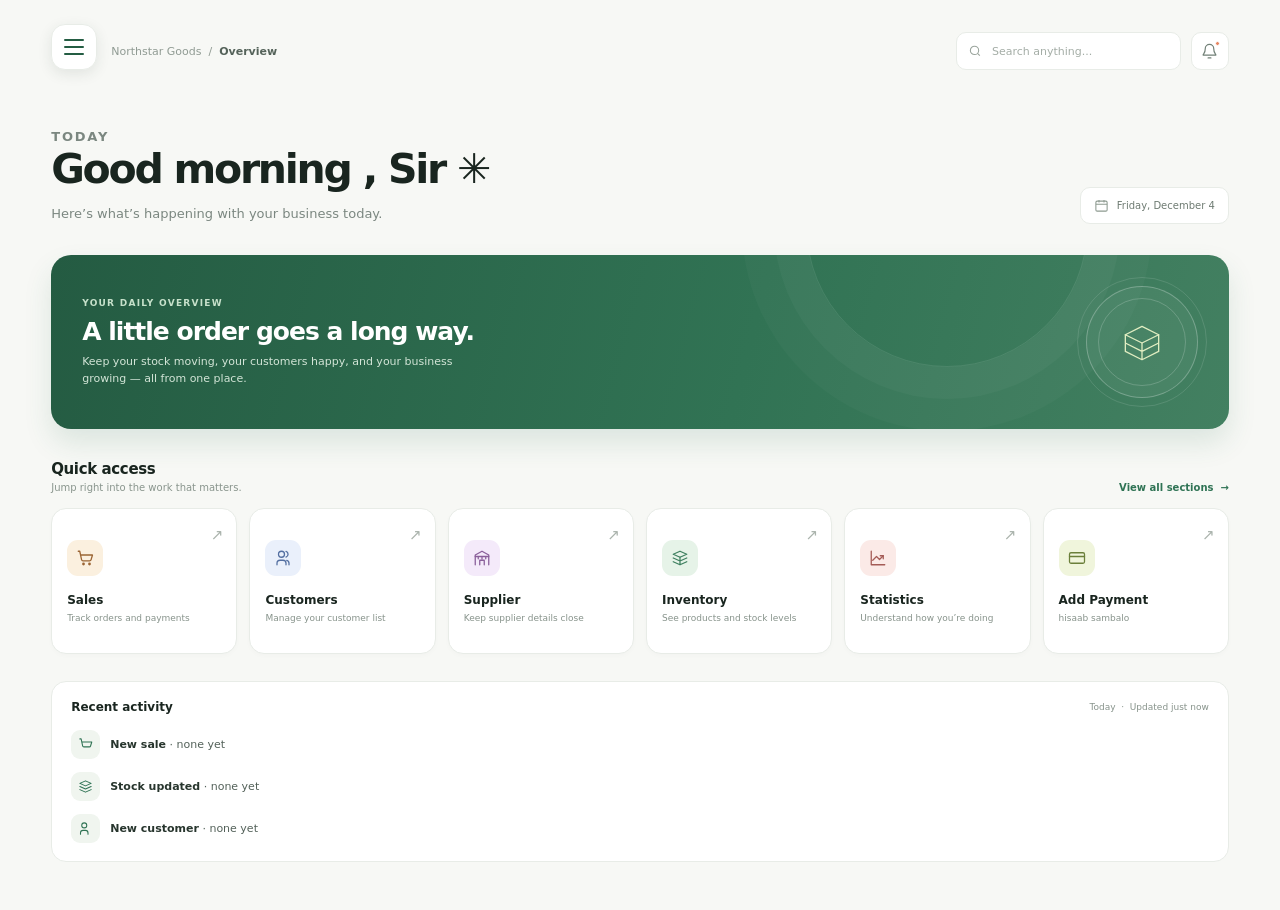
<file: index.html>
<!doctype html>
<html lang="en">
<head>
  <meta charset="utf-8" />
  <meta name="viewport" content="width=device-width, initial-scale=1" />
  <meta name="theme-color" content="#f7f8f5" />
  <title>INVENTORY</title>
  <link rel="stylesheet" href="styles.css">
</head>
<body>

  <!-- ========================================== -->
  <!-- 1. MOBILE MENU BUTTON & OVERLAY            -->
  <!-- ========================================== -->
  <button class="menu-btn" id="menuBtn" aria-label="Open menu" aria-controls="sidebar" aria-expanded="false">
    <span></span><span></span><span></span>
  </button>

  <div class="overlay" id="overlay"></div>


  <!-- ========================================== -->
  <!-- 2. MAIN APP CONTAINER                      -->
  <!-- ========================================== -->
  <div class="app">

    <!-- SIDEBAR / NAVIGATION DRAWER -->
    <aside class="sidebar" id="sidebar" aria-label="Main navigation">

      <!-- Close button for mobile drawer -->
      <button class="sidebar-close" id="sidebarClose" aria-label="Close menu">&times;</button>

      <!-- Brand / Logo Info -->
      <div class="brand">
        <div class="brand-mark" aria-hidden="true">
          <svg width="21" height="21" viewBox="0 0 24 24" fill="none" stroke="currentColor" stroke-width="1.8" stroke-linecap="round" stroke-linejoin="round">
            <path d="m4 7 8-4 8 4-8 4-8-4Z"/><path d="m4 12 8 4 8-4M4 17l8 4 8-4M4 7v10m16-10v10M12 11v10"/>
          </svg>
        </div>
        <div>
          <div class="brand-name">anrage inventory</div>
          <div class="brand-sub">Inventory, in order</div>
        </div>
      </div>

      <!-- Workspace Selector -->
      <div class="workspace">
        <div><small>WORKSPACE</small><strong>ANRAGE</strong></div>
        <span aria-hidden="true">⌄</span>
      </div>

      <!-- Sidebar Navigation Menu Buttons -->
      <nav>
        <div class="nav-label">Workspace</div>

        <div class="nav-list" id="navigation">
          <button class="nav-button active" data-section="Overview" aria-current="page">
            <span class="nav-icon"><svg viewBox="0 0 24 24"><rect x="3" y="3" width="7" height="8" rx="1.5"/><rect x="14" y="3" width="7" height="5" rx="1.5"/><rect x="14" y="12" width="7" height="9" rx="1.5"/><rect x="3" y="15" width="7" height="6" rx="1.5"/></svg></span>
            <span class="nav-copy"><span class="nav-title">Overview</span><span class="nav-hint">Your business at a glance</span></span>
          </button>

          <button class="nav-button" data-section="Sales">
            <span class="nav-icon"><svg viewBox="0 0 24 24"><path d="M3 3h2l2.4 11.2a2 2 0 0 0 2 1.6h8.8a2 2 0 0 0 1.9-1.4L22 8H6"/><circle cx="10" cy="20" r="1"/><circle cx="18" cy="20" r="1"/></svg></span>
            <span class="nav-copy"><span class="nav-title">Sales</span><span class="nav-hint">Orders &amp; transactions</span></span>
            <span class="nav-count"></span>
          </button>

          <button class="nav-button" data-section="Customers">
            <span class="nav-icon"><svg viewBox="0 0 24 24"><path d="M16 21v-2a4 4 0 0 0-4-4H8a4 4 0 0 0-4 4v2"/><circle cx="10" cy="7" r="4"/><path d="M20 21v-2a4 4 0 0 0-3-3.9M16 3.2a4 4 0 0 1 0 7.6"/></svg></span>
            <span class="nav-copy"><span class="nav-title">Customers</span><span class="nav-hint">People who shop with you</span></span>
          </button>

          <button class="nav-button" data-section="Supplier">
            <span class="nav-icon"><svg viewBox="0 0 24 24"><path d="M3 21V8l9-5 9 5v13"/><path d="M9 21v-6h6v6M3 10h18M7 10v3m5-3v3m5-3v3"/></svg></span>
            <span class="nav-copy"><span class="nav-title">Supplier</span><span class="nav-hint">Partners &amp; purchase orders</span></span>
          </button>

          <button class="nav-button" data-section="Inventory">
            <span class="nav-icon"><svg viewBox="0 0 24 24"><path d="m3 7 9-4 9 4-9 4-9-4Z"/><path d="M3 12l9 4 9-4M3 17l9 4 9-4M12 11v10"/></svg></span>
            <span class="nav-copy"><span class="nav-title">Inventory</span><span class="nav-hint">Products &amp; stock levels</span></span>
            <span class="nav-count"></span>
          </button>

          <button class="nav-button" data-section="Statistics">
            <span class="nav-icon"><svg viewBox="0 0 24 24"><path d="M3 3v18h18"/><path d="m19 9-5 5-4-4-5 5"/><path d="M15 9h4v4"/></svg></span>
            <span class="nav-copy"><span class="nav-title">Statistics</span><span class="nav-hint">Reports &amp; performance</span></span>
          </button>

          <button class="nav-button" data-section="Record Payment">
            <span class="nav-icon"><svg viewBox="0 0 24 24" fill="none" stroke="currentColor" stroke-width="2" stroke-linecap="round" stroke-linejoin="round"><rect width="20" height="14" x="2" y="5" rx="2"/><line x1="2" x2="22" y1="10" y2="10"/><path d="M6 15h4"/></svg></span>
            <span class="nav-copy"><span class="nav-title">Record Payment</span><span class="nav-hint">Log transactions &amp; receipts</span></span>
          </button>
        </div>
      </nav>
    </aside>


    <!-- MAIN CONTENT AREA -->
    <main>
      
      <!-- Top Bar (Breadcrumb, Search, Notifications) -->
      <header class="topbar">
        <div class="breadcrumb">Northstar Goods&nbsp; / &nbsp;<b id="breadcrumb-current">Overview</b></div>
        <div class="top-actions">
          <label class="search">
            <svg viewBox="0 0 24 24"><circle cx="11" cy="11" r="7"/><path d="m20 20-4-4"/></svg>
            <input type="search" aria-label="Search" placeholder="Search anything..." />
          </label>
          <button class="icon-button" id="notifications" aria-label="Notifications">
            <svg viewBox="0 0 24 24"><path d="M18 8a6 6 0 0 0-12 0c0 7-3 7-3 9h18c0-2-3-2-3-9"/><path d="M10 21h4"/></svg>
            <span class="notification-dot"></span>
          </button>
        </div>
      </header>

      <!-- Intro Greeting Section -->
      <section class="intro">
        <div>
          <p class="eyebrow">today</p>
          <h1>Good morning , Sir <span aria-hidden="true">✳</span></h1>
          <p>Here’s what’s happening with your business today.</p>
        </div>
        <div class="date-pill">
          <svg viewBox="0 0 24 24"><rect x="3" y="5" width="18" height="16" rx="2"/><path d="M16 3v4M8 3v4M3 10h18"/></svg>
          <span id="today-date"></span>
        </div>
      </section>

      <!-- Welcome Banner Section -->
      <section class="welcome" aria-label="Welcome">
        <div class="welcome-copy">
          <div class="welcome-kicker">Your daily overview</div>
          <h2>A little order goes a long way.</h2>
          <p>Keep your stock moving, your customers happy, and your business growing — all from one place.</p>
        </div>
        <div class="welcome-art" aria-hidden="true">
          <svg viewBox="0 0 48 48"><path d="m8 17 16-8 16 8-16 8-16-8Z"/><path d="m8 25 16 8 16-8M8 33l16 8 16-8M8 17v16m32-16v16m-16-8v16"/></svg>
        </div>
      </section>

      <!-- Quick Access Cards Grid -->
      <section aria-labelledby="quick-links-title">
        <div class="section-heading">
          <div>
            <h2 id="quick-links-title">Quick access</h2>
            <p>Jump right into the work that matters.</p>
          </div>
          <a class="view-all" href="#navigation">View all sections&nbsp; →</a>
        </div>
        
        <div class="nav-cards">
          <button class="nav-card" data-section="Sales">
            <span class="card-arrow">↗</span>
            <span class="card-icon sales"><svg viewBox="0 0 24 24"><path d="M3 3h2l2.4 11.2a2 2 0 0 0 2 1.6h8.8a2 2 0 0 0 1.9-1.4L22 8H6"/><circle cx="10" cy="20" r="1"/><circle cx="18" cy="20" r="1"/></svg></span>
            <span class="card-title">Sales</span>
            <span class="card-sub">Track orders and payments</span>
          </button>

          <button class="nav-card" data-section="Customers">
            <span class="card-arrow">↗</span>
            <span class="card-icon customers"><svg viewBox="0 0 24 24"><path d="M16 21v-2a4 4 0 0 0-4-4H8a4 4 0 0 0-4 4v2"/><circle cx="10" cy="7" r="4"/><path d="M20 21v-2a4 4 0 0 0-3-3.9M16 3.2a4 4 0 0 1 0 7.6"/></svg></span>
            <span class="card-title">Customers</span>
            <span class="card-sub">Manage your customer list</span>
          </button>

          <button class="nav-card" data-section="Supplier">
            <span class="card-arrow">↗</span>
            <span class="card-icon supplier"><svg viewBox="0 0 24 24"><path d="M3 21V8l9-5 9 5v13"/><path d="M9 21v-6h6v6M3 10h18M7 10v3m5-3v3m5-3v3"/></svg></span>
            <span class="card-title">Supplier</span>
            <span class="card-sub">Keep supplier details close</span>
          </button>

          <button class="nav-card" data-section="Inventory">
            <span class="card-arrow">↗</span>
            <span class="card-icon inventory"><svg viewBox="0 0 24 24"><path d="m3 7 9-4 9 4-9 4-9-4Z"/><path d="M3 12l9 4 9-4M3 17l9 4 9-4M12 11v10"/></svg></span>
            <span class="card-title">Inventory</span>
            <span class="card-sub">See products and stock levels</span>
          </button>

          <button class="nav-card" data-section="Statistics">
            <span class="card-arrow">↗</span>
            <span class="card-icon statistics"><svg viewBox="0 0 24 24"><path d="M3 3v18h18"/><path d="m19 9-5 5-4-4-5 5"/><path d="M15 9h4v4"/></svg></span>
            <span class="card-title">Statistics</span>
            <span class="card-sub">Understand how you’re doing</span>
          </button>

          <button class="nav-card" data-section="Add Payment">
            <span class="card-arrow">↗</span>
            <span class="card-icon add-payment"><svg viewBox="0 0 24 24"><rect width="20" height="14" x="2" y="5" rx="2"/><line x1="2" x2="22" y1="10" y2="10"/></svg></span>
            <span class="card-title">Add Payment</span>
            <span class="card-sub">hisaab sambalo</span>
          </button>
        </div>
      </section>

      <!-- Bottom Grid (Recent Activity Panel Only) -->
      <div class="bottom-grid">
        
        <!-- Recent Activity Panel -->
        <section class="panel" aria-labelledby="activity-title" style="grid-column: 1 / -1;">
          <div class="panel-top">
            <h3 id="activity-title">Recent activity</h3>
            <span>Today&nbsp; · &nbsp;Updated just now</span>
          </div>
          <div class="activity">
            <div class="activity-row">
              <span class="activity-icon"><svg viewBox="0 0 24 24"><path d="M3 3h2l2.4 11.2a2 2 0 0 0 2 1.6h8.8a2 2 0 0 0 1.9-1.4L22 8H6"/></svg></span>
              <span class="activity-desc"><b>New sale</b> · </span>
              <span class="activity-time"></span>
            </div>
            <div class="activity-row">
              <span class="activity-icon"><svg viewBox="0 0 24 24"><path d="m3 7 9-4 9 4-9 4-9-4Z"/><path d="M3 12l9 4 9-4M3 17l9 4 9-4"/></svg></span>
              <span class="activity-desc"><b>Stock updated</b> · </span>
              <span class="activity-time"></span>
            </div>
            <div class="activity-row">
              <span class="activity-icon"><svg viewBox="0 0 24 24"><path d="M16 21v-2a4 4 0 0 0-4-4H8a4 4 0 0 0-4 4v2"/><circle cx="10" cy="7" r="4"/></svg></span>
              <span class="activity-desc"><b>New customer</b> · </span>
              <span class="activity-time"></span>
            </div>
          </div>
        </section>

      </div>
    </main>
  </div>

  <!-- Toast Notification Pop-up Element -->
  <div class="toast" role="status" aria-live="polite" id="toast"></div>

  <!-- Link to JavaScript File -->
  <script src="script.js" defer></script>
</body>
</html>
</file>
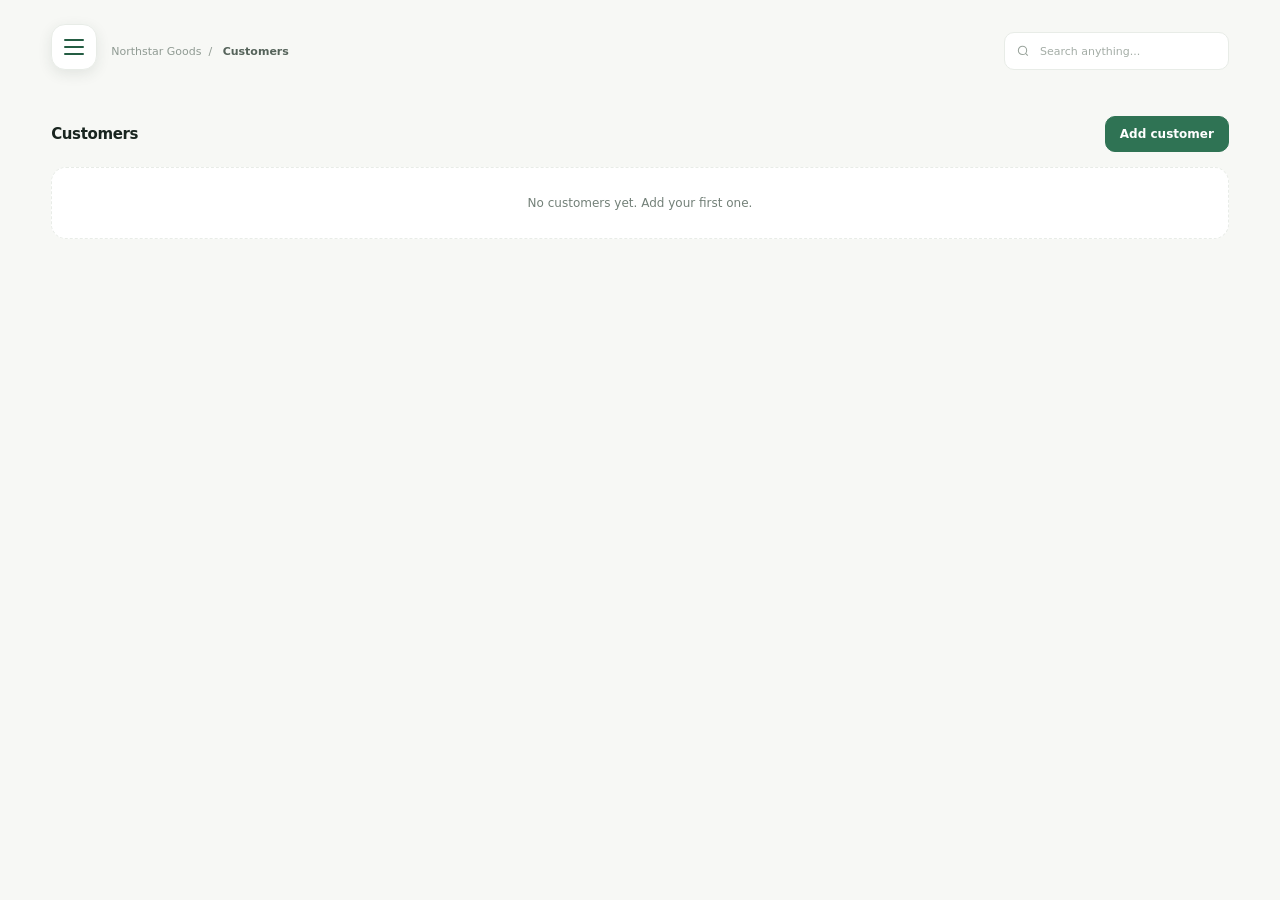
<file: customers.html>
<!doctype html>
<html lang="en">
<head>
  <meta charset="utf-8" />
  <meta name="viewport" content="width=device-width, initial-scale=1" />
  <meta name="theme-color" content="#f7f8f5" />
  <title>Customers · Anrage Inventory</title>
  <link rel="stylesheet" href="styles.css">
  <link rel="stylesheet" href="pages.css">
</head>
<body data-page="customers">
  <script src="store.js"></script>
  <script src="app.js"></script>
</body>
</html>
</file>
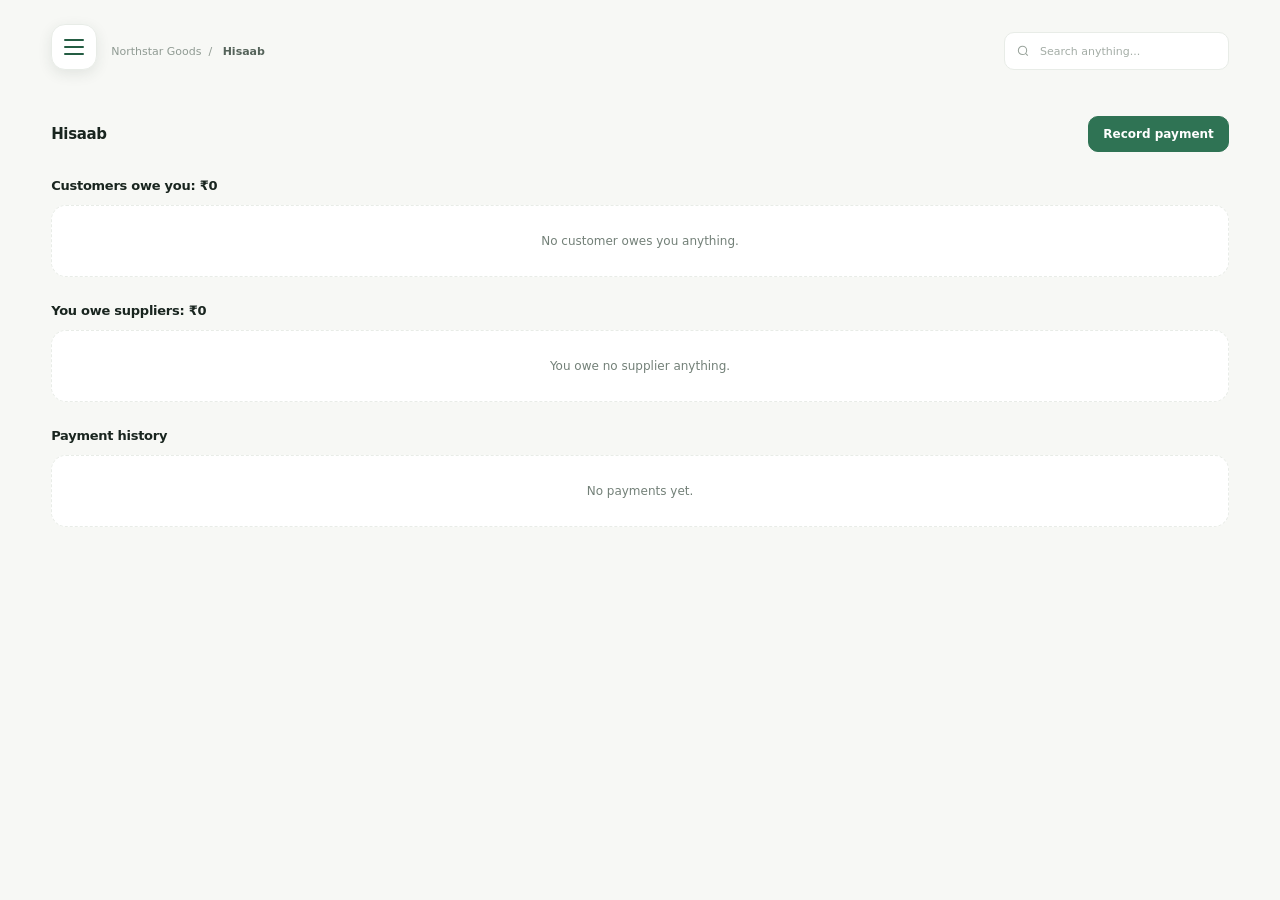
<file: hisaab.html>
<!doctype html>
<html lang="en">
<head>
  <meta charset="utf-8" />
  <meta name="viewport" content="width=device-width, initial-scale=1" />
  <meta name="theme-color" content="#f7f8f5" />
  <title>Hisaab · Anrage Inventory</title>
  <link rel="stylesheet" href="styles.css">
  <link rel="stylesheet" href="pages.css">
</head>
<body data-page="hisaab">
  <script src="store.js"></script>
  <script src="app.js"></script>
</body>
</html>
</file>
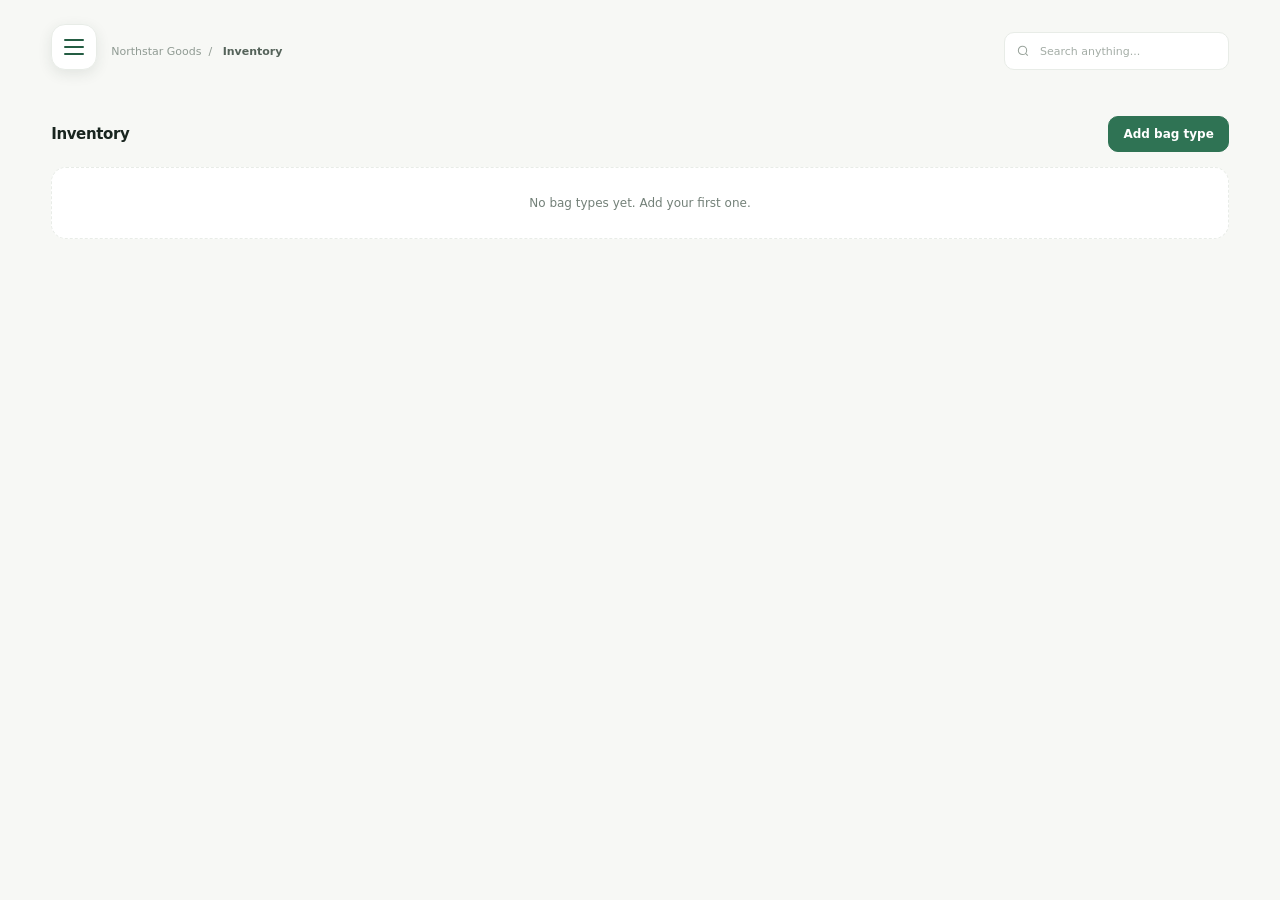
<file: inventory.html>
<!doctype html>
<html lang="en">
<head>
  <meta charset="utf-8" />
  <meta name="viewport" content="width=device-width, initial-scale=1" />
  <meta name="theme-color" content="#f7f8f5" />
  <title>Inventory · Anrage Inventory</title>
  <link rel="stylesheet" href="styles.css">
  <link rel="stylesheet" href="pages.css">
</head>
<body data-page="inventory">
  <script src="store.js"></script>
  <script src="app.js"></script>
</body>
</html>
</file>
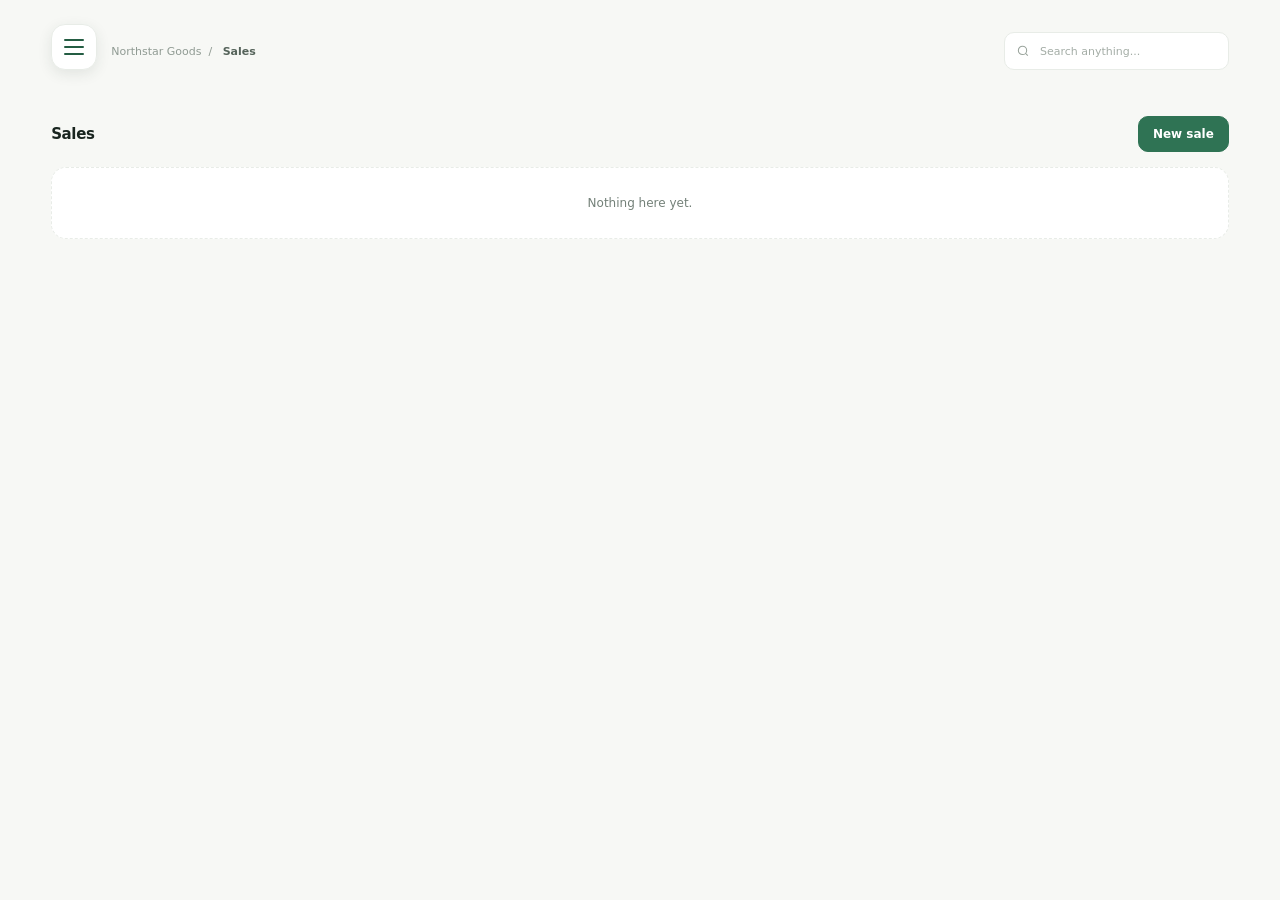
<file: sales.html>
<!doctype html>
<html lang="en">
<head>
  <meta charset="utf-8" />
  <meta name="viewport" content="width=device-width, initial-scale=1" />
  <meta name="theme-color" content="#f7f8f5" />
  <title>Sales · Anrage Inventory</title>
  <link rel="stylesheet" href="styles.css">
  <link rel="stylesheet" href="pages.css">
</head>
<body data-page="sales">
  <script src="store.js"></script>
  <script src="app.js"></script>
</body>
</html>
</file>
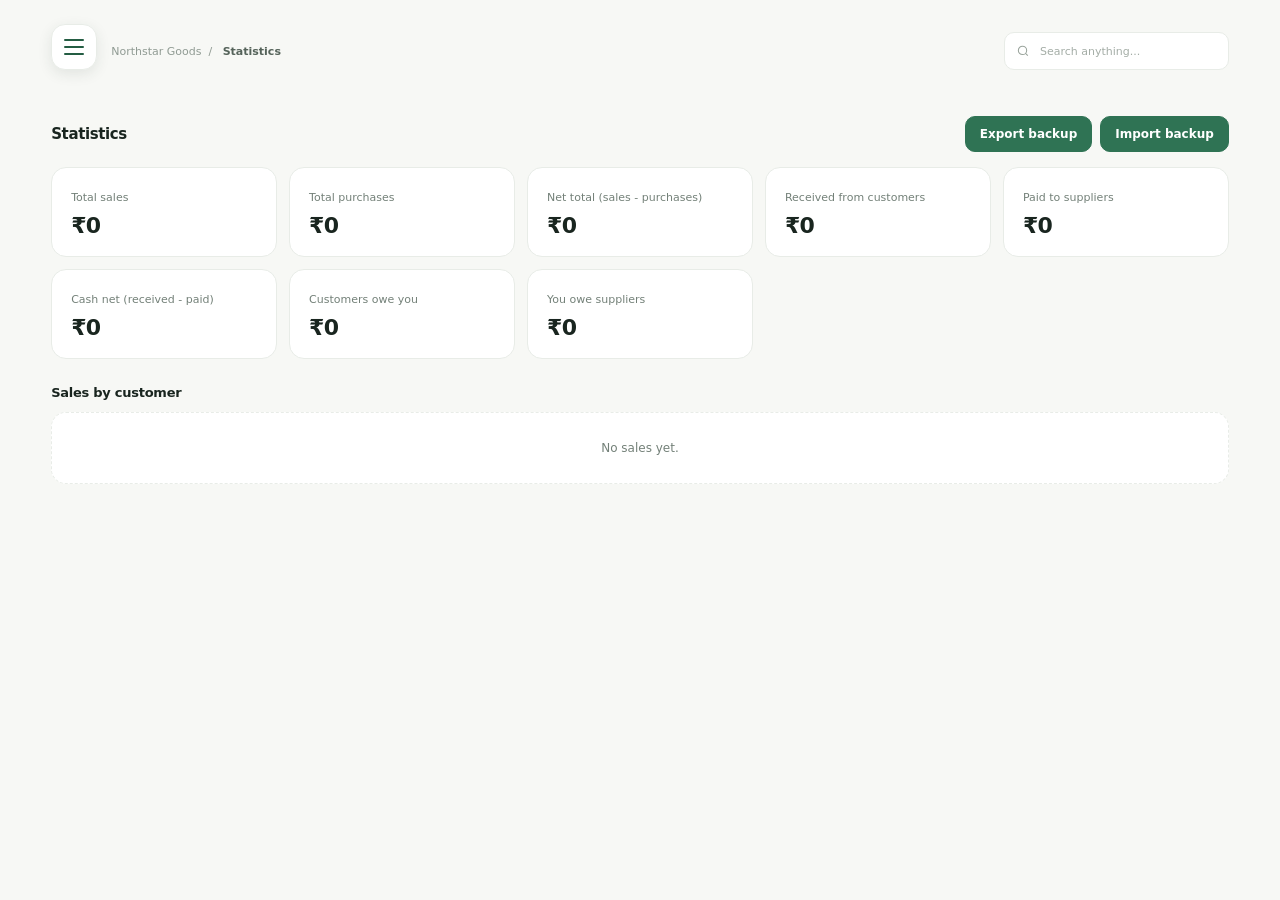
<file: statistics.html>
<!doctype html>
<html lang="en">
<head>
  <meta charset="utf-8" />
  <meta name="viewport" content="width=device-width, initial-scale=1" />
  <meta name="theme-color" content="#f7f8f5" />
  <title>Statistics · Anrage Inventory</title>
  <link rel="stylesheet" href="styles.css">
  <link rel="stylesheet" href="pages.css">
</head>
<body data-page="statistics">
  <script src="store.js"></script>
  <script src="app.js"></script>
</body>
</html>
</file>
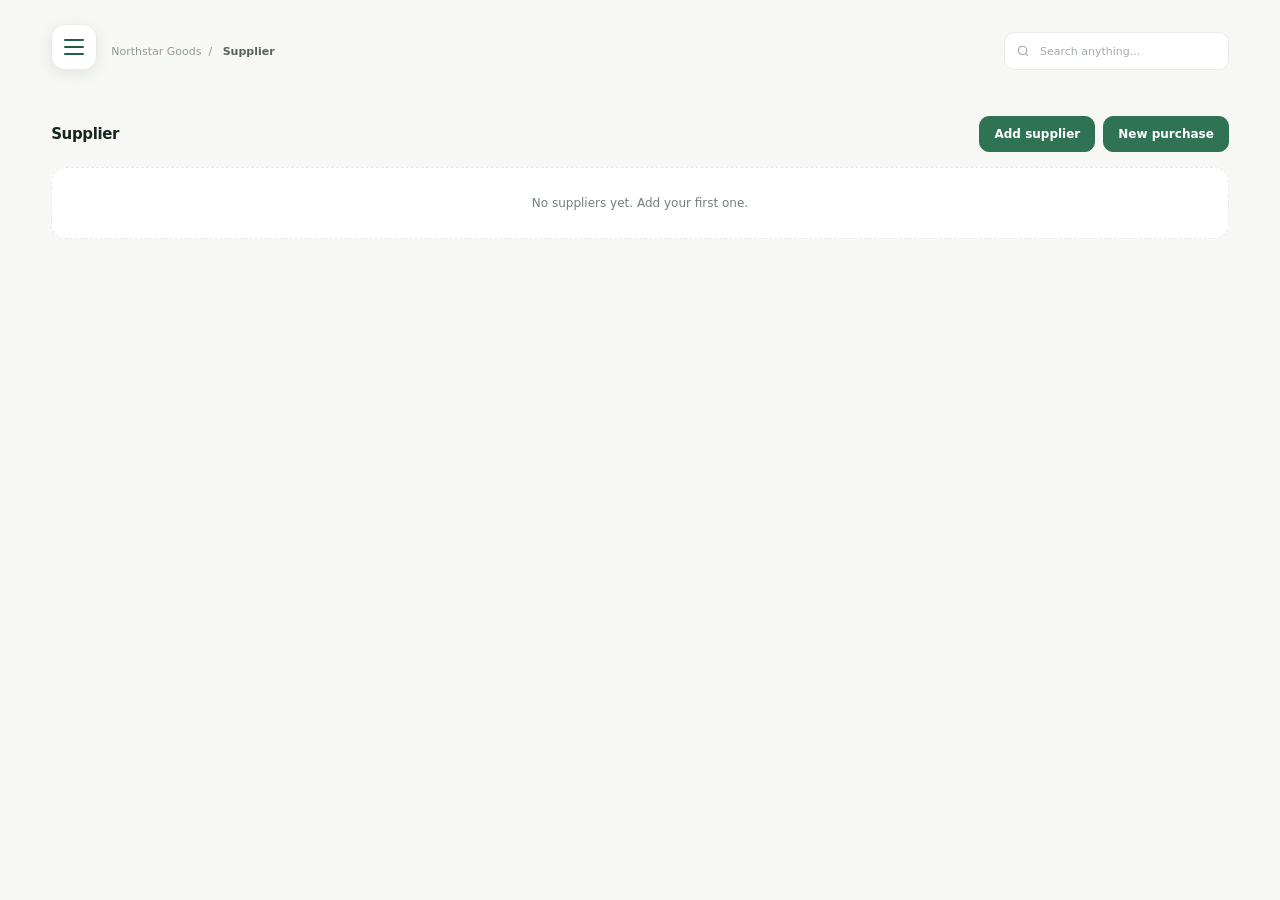
<file: suppliers.html>
<!doctype html>
<html lang="en">
<head>
  <meta charset="utf-8" />
  <meta name="viewport" content="width=device-width, initial-scale=1" />
  <meta name="theme-color" content="#f7f8f5" />
  <title>Suppliers · Anrage Inventory</title>
  <link rel="stylesheet" href="styles.css">
  <link rel="stylesheet" href="pages.css">
</head>
<body data-page="suppliers">
  <script src="store.js"></script>
  <script src="app.js"></script>
</body>
</html>
</file>
<file: styles.css>
/* 1. VARIABLES & BASE */
:root{color-scheme:light;--ink:#19251f;--muted:#738078;--line:#e8ece7;--paper:#fff;--canvas:#f7f8f5;--green:#2f7354;--green-dark:#245d43;--green-soft:#eaf3ed;--lime:#d9ef9b;--shadow:0 18px 50px rgba(36,60,45,.07);font-family:Inter,ui-sans-serif,system-ui,-apple-system,BlinkMacSystemFont,"Segoe UI",sans-serif}
*{box-sizing:border-box}
body{margin:0;min-height:100vh;background:var(--canvas);color:var(--ink)}
button{font:inherit}
.app{display:block}

/* 2. SIDEBAR (slide-over drawer) */
.sidebar{position:fixed;top:0;left:0;height:100vh;height:100dvh;width:288px;max-width:88vw;z-index:1000;overflow-y:auto;padding:28px 18px 20px;display:flex;flex-direction:column;gap:34px;background:var(--paper);border-right:1px solid var(--line);transform:translateX(-105%);visibility:hidden;transition:transform .35s ease,visibility 0s linear .35s;box-shadow:8px 0 40px rgba(36,60,45,.16)}
.sidebar.open{transform:translateX(0);visibility:visible;transition:transform .35s ease,visibility 0s}
.sidebar-close{position:absolute;top:18px;right:14px;width:36px;height:36px;border-radius:11px;border:1px solid var(--line);background:var(--paper);color:var(--green-dark);font-size:22px;line-height:1;cursor:pointer;z-index:2}
.sidebar-close:hover{background:var(--green-soft)}
.overlay{position:fixed;inset:0;z-index:950;background:rgba(25,37,31,.38);opacity:0;pointer-events:none;transition:opacity .3s}
.overlay.show{opacity:1;pointer-events:auto}

.brand{display:flex;align-items:center;gap:11px;padding:0 9px}
.brand-mark{width:38px;height:38px;display:grid;place-items:center;border-radius:13px;color:#fff;background:var(--green);box-shadow:0 7px 15px #2f735433;font-weight:700}
.brand-name{font-size:17px;font-weight:750;letter-spacing:-.04em}
.brand-sub{color:#96a098;font-size:10px;letter-spacing:.12em;text-transform:uppercase;margin-top:2px}
.workspace{margin:0 4px;display:flex;align-items:center;justify-content:space-between;padding:13px 12px;background:#f7f9f6;border:1px solid var(--line);border-radius:12px}
.workspace small{display:block;color:#89948c;font-size:10px;margin-bottom:4px}
.workspace strong{font-size:12px;font-weight:650}
.nav-label{color:#9aa49d;font-size:10px;font-weight:700;letter-spacing:.12em;text-transform:uppercase;padding:0 12px;margin-bottom:10px}
.nav-list{display:grid;gap:7px}
.nav-button{cursor:pointer;position:relative;display:flex;align-items:center;gap:13px;width:100%;text-align:left;border:1px solid transparent;background:transparent;color:#627068;border-radius:13px;padding:13px 12px;transition:.18s ease}
.nav-button:hover{background:#f6f8f5;color:var(--ink);transform:translateX(2px)}
.nav-button.active{color:var(--green-dark);background:var(--green-soft);border-color:#e0eee4}
.nav-button.active::before{content:"";position:absolute;left:-19px;top:11px;bottom:11px;width:3px;border-radius:0 4px 4px 0;background:var(--green)}
.nav-icon{width:22px;height:22px;flex:none;display:grid;place-items:center}
.nav-icon svg{width:20px;height:20px;stroke:currentColor;fill:none;stroke-width:1.7;stroke-linecap:round;stroke-linejoin:round}
.nav-copy{display:grid;gap:2px}
.nav-title{font-size:13px;font-weight:650}
.nav-hint{font-size:10px;color:#929d95}
.nav-count{margin-left:auto;min-width:25px;text-align:center;border-radius:8px;padding:4px 6px;color:#65736a;background:#eff2ef;font-size:10px;font-weight:650}
.nav-count:empty{display:none}
.nav-button.active .nav-count{color:var(--green-dark);background:#d8eadd}

/* 3. MENU BUTTON, MAIN, TOP BAR */
.menu-btn{position:fixed;top:24px;left:clamp(22px,4vw,58px);z-index:900;width:46px;height:46px;border-radius:14px;border:1px solid var(--line);background:var(--paper);cursor:pointer;display:flex;flex-direction:column;justify-content:center;align-items:center;gap:5px;box-shadow:0 4px 14px rgba(36,60,45,.10);transition:opacity .2s,transform .2s}
.menu-btn:hover{transform:scale(1.05)}
.menu-btn:focus-visible{outline:2px solid var(--green);outline-offset:2px}
.menu-btn span{width:20px;height:2px;border-radius:2px;background:var(--green-dark)}
body.menu-open .menu-btn{opacity:0;pointer-events:none}

main{min-width:0;padding:28px clamp(22px,4vw,58px) 48px}
.topbar{display:flex;align-items:center;justify-content:space-between;gap:20px;margin-bottom:42px;min-height:46px}
.breadcrumb{color:#909b93;font-size:11px;margin-left:60px}
.breadcrumb b{color:#55635a;font-weight:600}
.top-actions{display:flex;align-items:center;gap:10px;margin-left:auto}
.search{width:min(225px,28vw);height:38px;display:flex;align-items:center;gap:8px;padding:0 11px;color:#9aa49c;border:1px solid var(--line);border-radius:10px;background:#fff}
.search svg{width:16px;height:16px;stroke:currentColor;fill:none;stroke-width:1.8}
.search input{width:100%;border:0;outline:0;color:var(--ink);font:inherit;font-size:11px;background:transparent}
.search input::placeholder{color:#a4ada6}
.icon-button{position:relative;width:38px;height:38px;display:grid;place-items:center;border:1px solid var(--line);border-radius:10px;background:#fff;color:#718077;cursor:pointer}
.icon-button svg{width:17px;height:17px;stroke:currentColor;fill:none;stroke-width:1.7;stroke-linecap:round;stroke-linejoin:round}
.notification-dot{position:absolute;top:8px;right:8px;width:5px;height:5px;border-radius:50%;background:#e78662;border:1px solid #fff}

/* 4. GREETING & WELCOME BANNER */
.intro{display:flex;align-items:end;justify-content:space-between;gap:24px;margin-bottom:31px}
.eyebrow{color:var(--green);text-transform:uppercase;font-size:10px;font-weight:750;letter-spacing:.14em;margin:0 0 10px}
h1{margin:0;font-size:clamp(28px,3.3vw,41px);line-height:1.12;letter-spacing:-.055em;font-weight:690}
.intro p{color:#7b8780;font-size:13px;margin:11px 0 0;line-height:1.55}
.date-pill{display:flex;align-items:center;gap:8px;padding:10px 13px;white-space:nowrap;color:#6e7b72;background:#fff;border:1px solid var(--line);border-radius:10px;font-size:10px}
.date-pill svg{width:15px;height:15px;stroke:#8d9a90;fill:none;stroke-width:1.7}
.welcome{position:relative;overflow:hidden;min-height:174px;margin-bottom:27px;padding:28px 31px;display:flex;align-items:center;justify-content:space-between;gap:20px;border-radius:20px;color:#fff;background:linear-gradient(105deg,#245b42 0%,#317354 59%,#438061 100%);box-shadow:0 14px 28px #2f735422}
.welcome::after{content:"";position:absolute;width:280px;height:280px;right:12%;top:-170px;border:1px solid #ffffff19;border-radius:50%;box-shadow:0 0 0 32px #ffffff08,0 0 0 64px #ffffff06}
.welcome-copy{position:relative;z-index:1;max-width:500px}
.welcome-kicker{color:#c7e1cb;text-transform:uppercase;letter-spacing:.14em;font-size:9px;font-weight:700}
.welcome h2{margin:9px 0 7px;font-size:clamp(20px,2vw,25px);font-weight:620;letter-spacing:-.04em}
.welcome p{margin:0;color:#d3e5d7;font-size:11px;line-height:1.55;max-width:390px}
.welcome-art{z-index:1;position:relative;width:112px;height:112px;flex:none;display:grid;place-items:center;border:1px solid #ffffff42;border-radius:50%;background:#ffffff0c}
.welcome-art::before,.welcome-art::after{content:"";position:absolute;border:1px solid #ffffff31;border-radius:50%}
.welcome-art::before{inset:11px}
.welcome-art::after{inset:-10px;border-color:#ffffff1f}
.welcome-art svg{width:50px;height:50px;stroke:#e0edc1;fill:none;stroke-width:1.25;stroke-linecap:round;stroke-linejoin:round}

/* 5. QUICK ACCESS CARDS */
.section-heading{display:flex;align-items:end;justify-content:space-between;margin:31px 0 15px}
.section-heading h2{margin:0;font-size:15px;letter-spacing:-.025em;font-weight:700}
.section-heading p{margin:4px 0 0;color:#89958d;font-size:10px}
.view-all{color:var(--green);font-size:10px;font-weight:700;text-decoration:none}
.nav-cards{display:grid;grid-template-columns:repeat(6,minmax(115px,1fr));gap:12px}
.nav-card{cursor:pointer;min-height:146px;position:relative;text-align:left;padding:17px 15px 14px;border:1px solid var(--line);border-radius:15px;background:#fff;color:var(--ink);transition:.2s ease;box-shadow:0 2px 5px #22392905}
.nav-card:hover,.nav-card:focus-visible{outline:none;transform:translateY(-4px);border-color:#c8ddcc;box-shadow:var(--shadow)}
.card-icon{width:36px;height:36px;display:grid;place-items:center;border-radius:11px;margin-bottom:17px}
.card-icon svg{width:18px;height:18px;stroke:currentColor;fill:none;stroke-width:1.7;stroke-linecap:round;stroke-linejoin:round}
.card-icon.sales{color:#9b6534;background:#fbf0df}
.card-icon.customers{color:#536fa1;background:#eaf0fb}
.card-icon.supplier{color:#8a5f9a;background:#f4eafa}
.card-icon.inventory{color:#3f8060;background:#e6f3e8}
.card-icon.statistics{color:#a45b56;background:#fbeae7}
.card-icon.add-payment{color:#6b7f3a;background:#f0f5dc}
.card-title{display:block;font-size:12px;font-weight:700;margin-bottom:5px}
.card-sub{display:block;color:#87938b;font-size:9px;line-height:1.4}
.card-arrow{position:absolute;right:13px;top:17px;color:#aab3ac;font-size:15px}

/* 6. ACTIVITY PANEL */
.bottom-grid{display:grid;grid-template-columns:minmax(0,1fr);gap:14px;margin-top:27px}
.panel{min-width:0;padding:18px 19px;border:1px solid var(--line);border-radius:15px;background:#fff}
.panel-top{display:flex;align-items:center;justify-content:space-between;gap:10px;margin-bottom:16px}
.panel-top h3{margin:0;font-size:12px;font-weight:700}
.panel-top span{color:#87938b;font-size:9px}
.activity{display:grid;gap:13px}
.activity-row{display:flex;align-items:center;gap:10px}
.activity-icon{width:29px;height:29px;display:grid;place-items:center;border-radius:9px;background:#f0f5ef;color:var(--green);flex:none}
.activity-icon svg{width:15px;height:15px;stroke:currentColor;fill:none;stroke-width:1.7;stroke-linecap:round;stroke-linejoin:round}
.activity-desc{min-width:0;flex:1;font-size:11px;color:#536159}
.activity-desc b{color:#27352d;font-weight:650}
.activity-time{color:#9aa49d;font-size:9px;white-space:nowrap}

/* 7. TOAST */
.toast{position:fixed;z-index:3000;bottom:22px;left:50%;transform:translate(-50%,14px);opacity:0;pointer-events:none;padding:11px 15px;border-radius:10px;background:#1e3026;color:#fff;box-shadow:0 8px 24px #16271d35;font-size:12px;transition:.22s ease;max-width:90vw}
.toast.show{opacity:1;transform:translate(-50%,0)}

/* 7b. SEARCH RESULTS DROPDOWN */
.top-actions{position:relative}
.search-results{position:absolute;right:0;top:46px;z-index:1200;width:min(400px,calc(100vw - 36px));max-height:70vh;overflow-y:auto;padding:8px;background:#fff;border:1px solid var(--line);border-radius:14px;box-shadow:var(--shadow)}
.search-results[hidden]{display:none}
.sr-group{padding:10px 10px 4px;font-size:10px;font-weight:700;color:#8a958d}
.search-results a{display:grid;gap:2px;padding:9px 10px;border-radius:9px;text-decoration:none;color:var(--ink);font-size:12px}
.search-results a:hover,.search-results a:focus-visible{background:var(--green-soft);outline:none}
.search-results a span{color:var(--muted);font-size:11px}
.sr-empty{margin:0;padding:14px 10px;font-size:12px;color:var(--muted)}

/* 8. RESPONSIVE */
@media (max-width:940px){.nav-cards{grid-template-columns:repeat(3,minmax(130px,1fr))}.nav-card{min-height:135px}}
@media (max-width:760px){
  main{padding:20px 18px 35px}
  .topbar{margin-bottom:28px}
  .breadcrumb{display:none}
  .intro{align-items:start}
  .date-pill{display:none}
  .welcome{min-height:155px;padding:22px}
  .welcome-art{width:82px;height:82px}
  .welcome-art svg{width:38px;height:38px}
  .menu-btn{top:16px;left:18px}
}
@media (max-width:520px){
  .search{width:min(190px,55vw)}
  .top-actions{gap:7px}
  .intro p{font-size:11px}
  .welcome{align-items:flex-start}
  .welcome-art{display:none}
  .nav-cards{grid-template-columns:repeat(2,minmax(0,1fr));gap:10px}
  .nav-card{min-height:130px}
  .card-icon{margin-bottom:13px}
  .section-heading{margin-top:27px}
  .panel{padding:16px}
}
@media (prefers-reduced-motion:reduce){*,*::before,*::after{scroll-behavior:auto!important;transition-duration:.01ms!important;animation-duration:.01ms!important}}
</file>
<file: pages.css>
/* Add-on styles for the section pages. Load AFTER styles.css */
#view h3 { font-size: 13px; margin: 26px 0 10px; letter-spacing: -.02em; }
.section-heading { align-items: center; gap: 12px; flex-wrap: wrap; }
.acts { display: flex; gap: 8px; flex-wrap: wrap; }

.btn { cursor: pointer; border: 1px solid var(--green); background: var(--green); color: #fff; border-radius: 10px; padding: 10px 14px; font-size: 12px; font-weight: 650; }
.btn:hover { background: var(--green-dark); }
.btn.ghost { background: #fff; color: var(--green-dark); border-color: var(--line); }
.btn.ghost:hover { background: var(--green-soft); }
.btn:focus-visible { outline: 2px solid var(--green); outline-offset: 2px; }

.tbl { overflow-x: auto; background: #fff; border: 1px solid var(--line); border-radius: 15px; }
table { width: 100%; border-collapse: collapse; font-size: 12px; }
th { text-align: left; color: #8a958d; font-size: 11px; font-weight: 650; padding: 13px 16px; border-bottom: 1px solid var(--line); white-space: nowrap; }
td { padding: 13px 16px; border-bottom: 1px solid var(--line); color: #3d4b42; }
tr:last-child td { border-bottom: 0; }
tr.click { cursor: pointer; }
tr.click:hover td { background: #f6f8f5; }
.empty { padding: 28px; text-align: center; color: var(--muted); font-size: 12px; background: #fff; border: 1px dashed var(--line); border-radius: 15px; }

.pill { padding: 3px 9px; border-radius: 8px; font-size: 10px; font-weight: 700; }
.pill.ok { background: var(--green-soft); color: var(--green-dark); }
.pill.low { background: #fbeae7; color: #a45b56; }

.stats { display: grid; grid-template-columns: repeat(auto-fit, minmax(190px, 1fr)); gap: 12px; }
.stat span { font-size: 11px; color: var(--muted); }
.stat b { display: block; font-size: 22px; margin-top: 8px; letter-spacing: -.03em; }

.back { display: inline-block; margin-bottom: 14px; color: var(--green); font-size: 12px; font-weight: 700; text-decoration: none; }
.summary { display: grid; gap: 6px; font-size: 12px; color: var(--muted); }
.summary b { color: var(--ink); font-size: 18px; letter-spacing: -.03em; }
.summary strong { color: var(--ink); font-size: 15px; }

.modal { position: fixed; inset: 0; z-index: 2000; display: grid; place-items: center; padding: 18px; background: rgba(25, 37, 31, .42); }
.modal-box { width: min(420px, 100%); max-height: 90vh; overflow-y: auto; display: grid; gap: 14px; padding: 22px; background: #fff; border-radius: 18px; box-shadow: var(--shadow); }
.modal-box h3 { margin: 0; font-size: 16px; }
.modal-box label { display: grid; gap: 6px; font-size: 11px; font-weight: 650; color: #55635a; }
.modal-box input, .modal-box select { font: inherit; font-size: 13px; padding: 10px 11px; border: 1px solid var(--line); border-radius: 10px; background: #fff; color: var(--ink); }
.modal-box input:focus, .modal-box select:focus { outline: 2px solid var(--green); outline-offset: 1px; }
.modal-actions { display: flex; justify-content: flex-end; gap: 8px; margin-top: 4px; }

/* Keep the fixed menu button clear of the page title on every screen size */
.topbar { min-height: 46px; }
@media (max-width: 760px) { .topbar { margin-bottom: 20px; } }

.btn.sm { padding: 6px 10px; font-size: 11px; }
td .btn + .btn { margin-left: 4px; }
td:last-child { white-space: nowrap; }

.btn.danger { background: #fff; color: #b4443a; border-color: #efc9c4; margin-right: auto; }
.btn.danger:hover { background: #fbeae7; }
</file>
